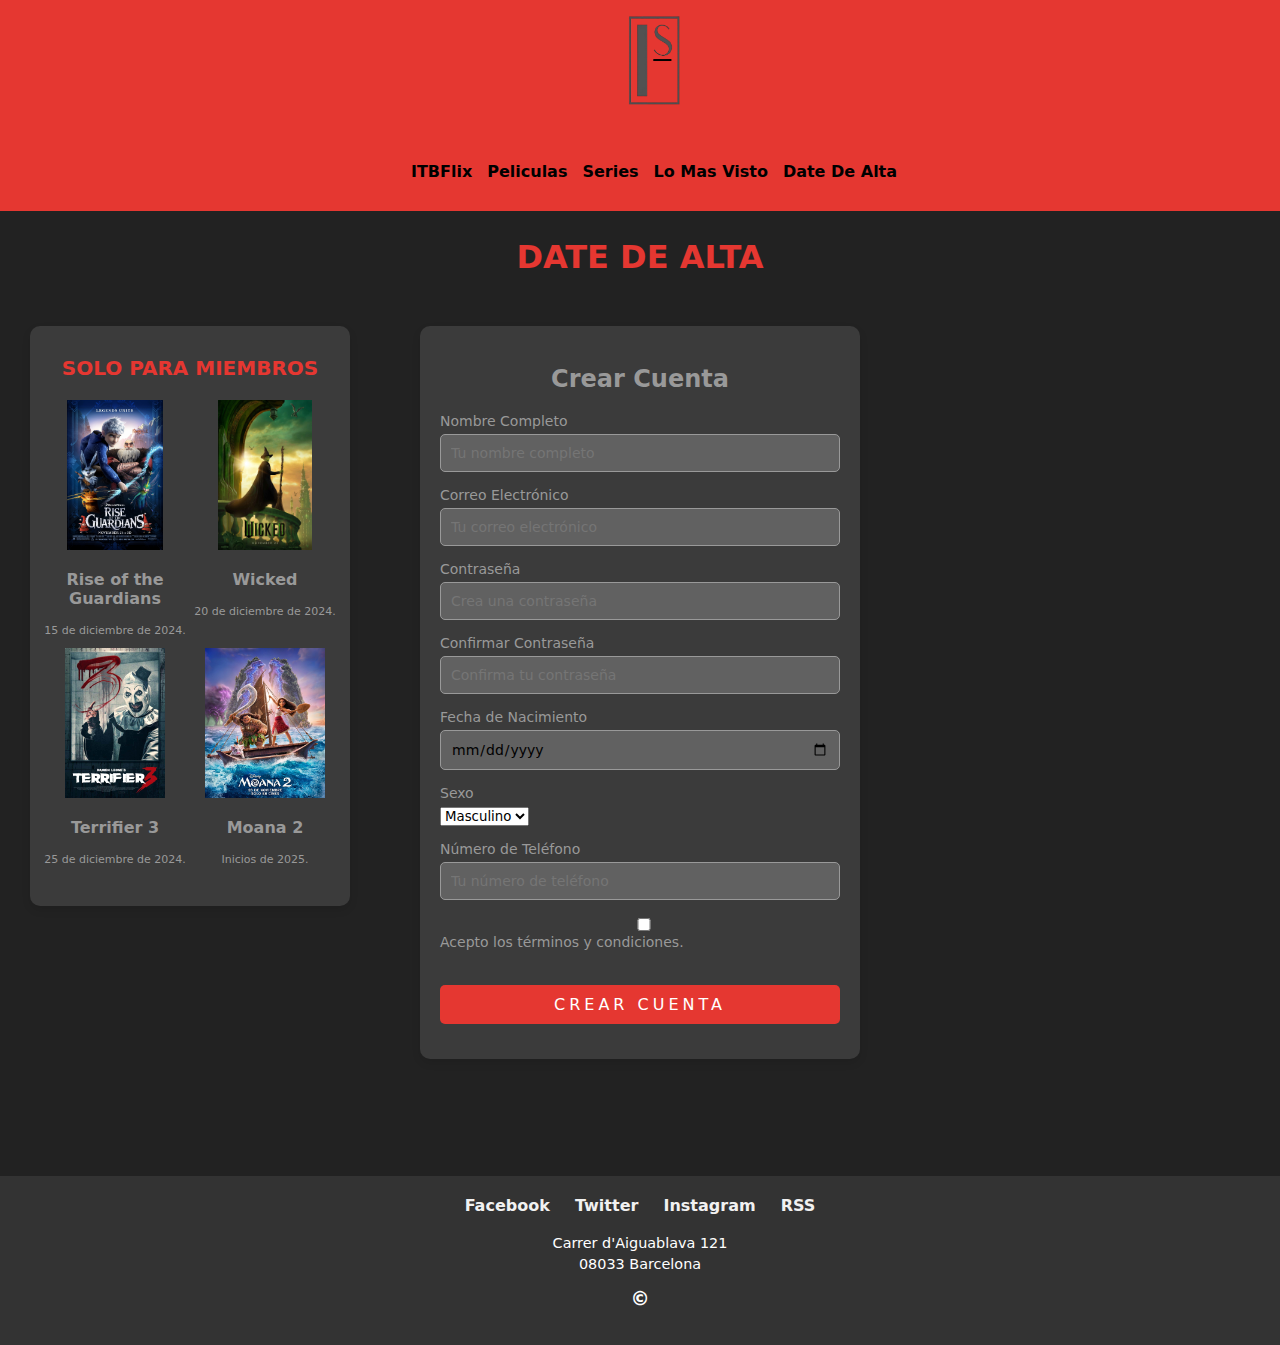
<file: src/dateAlta.html>
<!DOCTYPE html>
<html lang="en">
<head>
    <meta charset="UTF-8">
    <meta name="viewport" content="width=device-width, initial-scale=1.0">
    <title>Date de alta</title>
    <link rel="shortcut icon" href="../Media/Logo_Rediseñado_Final_BG.png">
    <link rel="stylesheet" href="../CSS/index.css">
    <link rel="stylesheet" href="../CSS/dateAlta.css">
</head>
<body>
    <header>
        <div>
            <a href="../index.html"><img src="../Media/LogoPersonal-removebg.png" alt="Logo" class="logoWEB"></a>
        </div>
        <nav class="menuNav">
            <p><a href="../index.html">ITBFlix</a></p>
            <p><a href="./peliculas.html">Peliculas</a></p>
            <p><a href="./series.html">Series</a></p>
            <p><a href="./loMasVisto.html">Lo Mas Visto</a></p>
            <p><a href="#">Date De Alta</a></p>
        </nav>
    </header>
    <h2 class="tituloRed">Date de alta</h2>
    <aside class="upcoming-content">
        <h3 class="tituloRed">Solo para Miembros</h3>
        <div class="grid-upcoming">
            <div class="item">
                <img src="../Media/ProximosEstrenos/Rise of the Guardians.jpg" alt="Rise of the Guardians">
                <p><strong>Rise of the Guardians</strong></p>
                <p class="date">15 de diciembre de 2024.</p>
            </div>
            <div class="item">
                <img src="../Media/ProximosEstrenos/Wicked.jpg" alt="Wicked">
                <p><strong>Wicked</strong></p>
                <p class="date">20 de diciembre de 2024.</p>
            </div>
            <div class="item">
                <img src="../Media/ProximosEstrenos/Terrifier 3.jpg" alt="Terrifier 3">
                <p><strong>Terrifier 3</strong></p>
                <p class="date"> 25 de diciembre de 2024.</p>
            </div>
            <div class="item">
                <img src="../Media/ProximosEstrenos/Moana 2.jpeg" alt="Moana 2">
                <p><strong>Moana 2</strong></p>
                <p class="date">Inicios de 2025.</p>
            </div>
        </div>
    </aside>
    <main>
        <section class="form-container">
            <h2>Crear Cuenta</h2>
            <form action="#" method="get">
                <div class="form-group">
                    <label for="nombre">Nombre Completo</label>
                    <input type="text" id="nombre" name="nombre" placeholder="Tu nombre completo" required>
                </div>
                <div class="form-group">
                    <label for="correo">Correo Electrónico</label>
                    <input type="email" id="correo" name="correo" placeholder="Tu correo electrónico" required>
                </div>
                <div class="form-group">
                    <label for="password">Contraseña</label>
                    <input type="password" id="password" name="password" placeholder="Crea una contraseña" required>
                </div>
                <div class="form-group">
                    <label for="confirm-password">Confirmar Contraseña</label>
                    <input type="password" id="confirm-password" name="confirm-password" placeholder="Confirma tu contraseña" required>
                </div>
                <div class="form-group">
                    <label for="fecha-nacimiento">Fecha de Nacimiento</label>
                    <input type="date" id="fecha-nacimiento" name="fecha-nacimiento" required>
                </div>
                <div class="form-group">
                    <label for="sexo">Sexo</label>
                    <select id="sexo" name="sexo" required>
                        <option value="masculino">Masculino</option>
                        <option value="femenino">Femenino</option>
                        <option value="otro">Otro</option>
                    </select>
                </div>
                <div class="form-group">
                    <label for="telefono">Número de Teléfono</label>
                    <input type="tel" id="telefono" name="telefono" placeholder="Tu número de teléfono" required>
                </div>
                <div class="form-group">
                    <label>
                        <input type="checkbox" id="terminos" name="terminos" required> Acepto los términos y condiciones.
                    </label>
                </div>
                <div class="form-group">
                    <button type="submit" class="btn-submit">Crear Cuenta</button>
                </div>
            </form>
        </section>
    </main>
    <footer>
        <section>
            <a href="https://es-es.facebook.com/login/?next=https%3A%2F%2Fes-es.facebook.com%2F"><b>Facebook</b></a>
            <a href="https://x.com/?lang=ca&mx=2"><b>Twitter</b></a>
            <a href="https://www.instagram.com/"><b>Instagram</b></a>
            <a href="https://www.netflix.com/es/"><b>RSS</b></a>
        </section>
        <section>
            <p>Carrer d'Aiguablava 121</p>
            <p>08033 Barcelona</p>
        </section>
        <section>
            <p>©</p>
        </section>
    </footer>
</body>
</html>
</file>
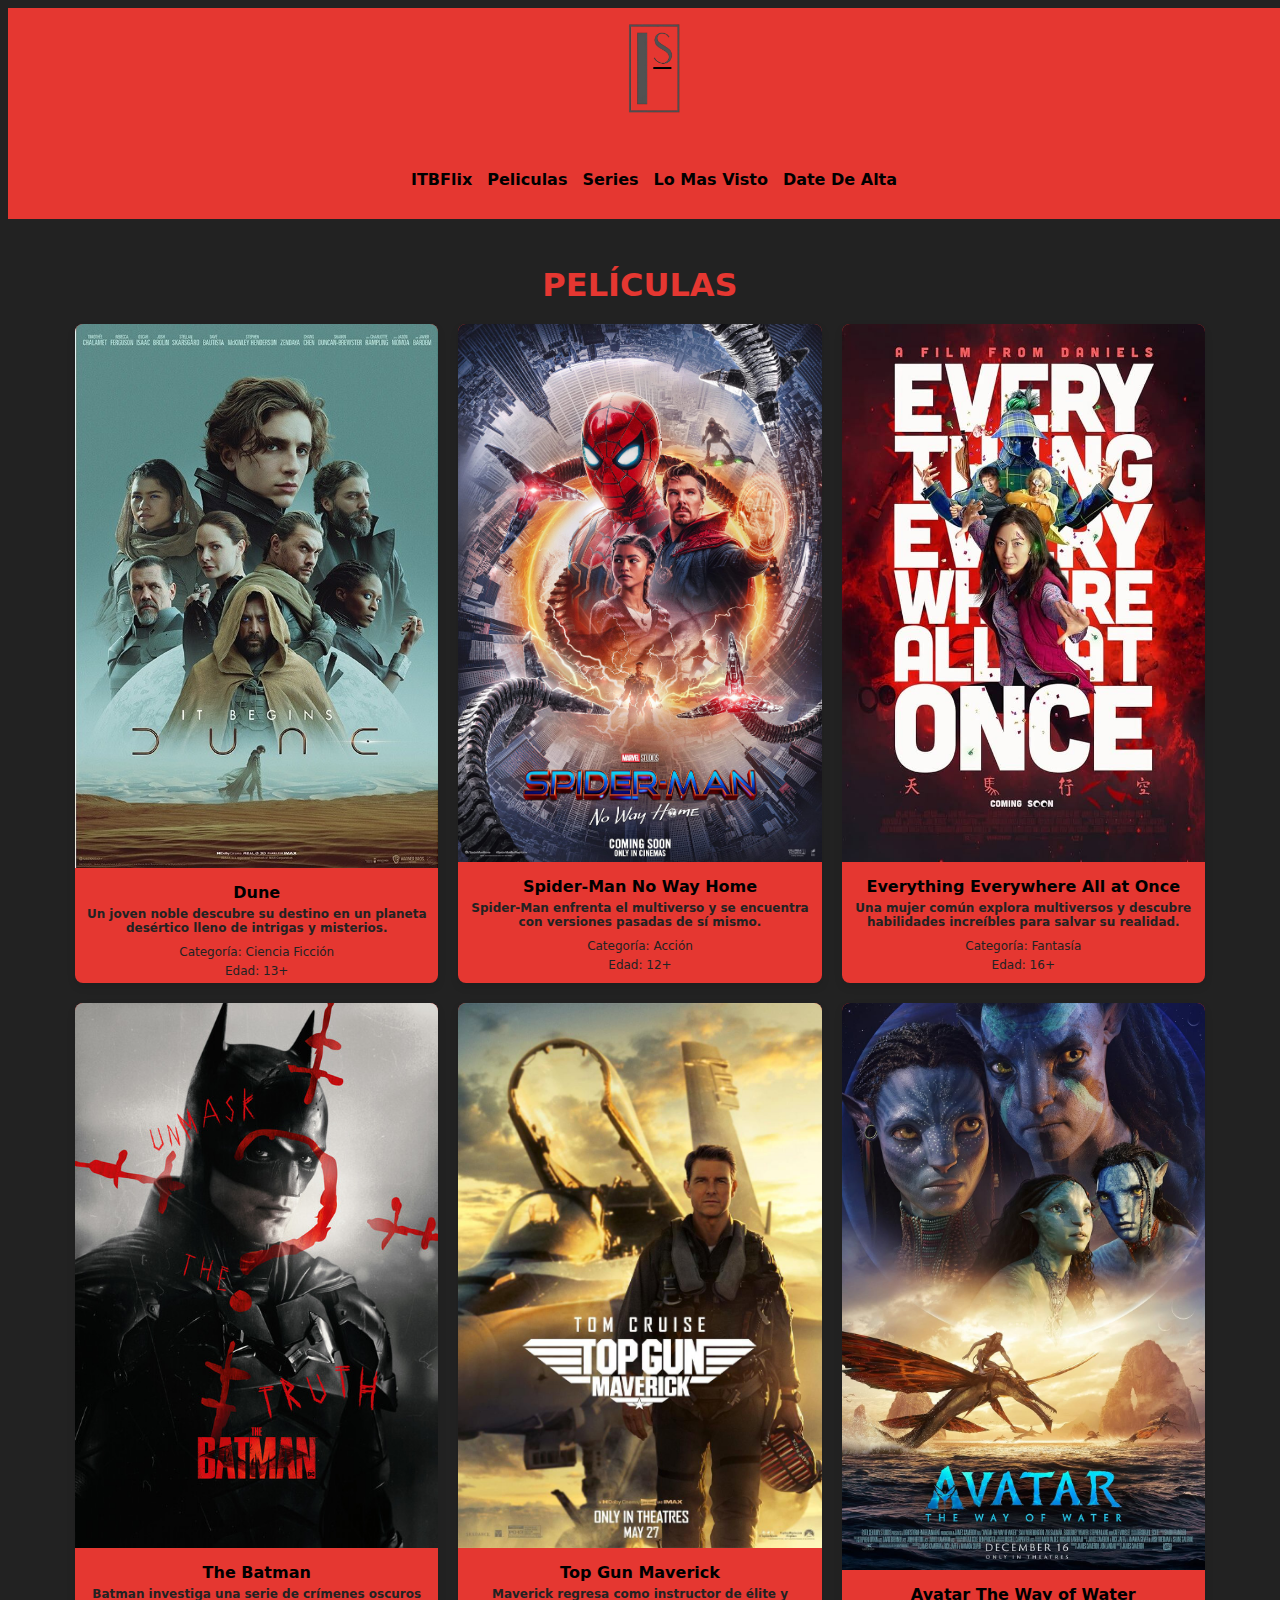
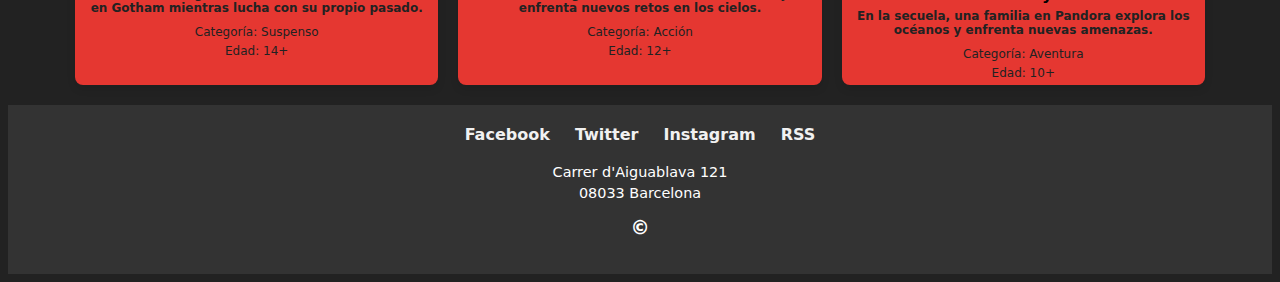
<file: src/peliculas.html>
<!DOCTYPE html>
<html lang="en">
<head>
    <meta charset="UTF-8">
    <meta name="viewport" content="width=device-width, initial-scale=1.0">
    <title>Peliculas Web ITBFlix</title>
    <link rel="shortcut icon" href="../Media/Logo_Rediseñado_Final_BG.png">
    <link rel="stylesheet" href="../CSS/index.css">
    <link rel="stylesheet" href="../CSS/peliculas.css">
</head>
    <body>
        <header>
            <div>
                <a href="../index.html"><img src="../Media/LogoPersonal-removebg.png" alt="Logo" class="logoWEB"></a>
            </div>
            <nav class="menuNav">
                <p><a href="../index.html">ITBFlix</a></p>
                <p><a href="#">Peliculas</a></p>
                <p><a href="./series.html">Series</a></p>
                <p><a href="./loMasVisto.html">Lo Mas Visto</a></p>
                <p><a href="./dateAlta.html">Date De Alta</a></p>
            </nav>
        </header>
        <main>
            <section id="Peliculas">
                <h2 class="tituloRed">Películas</h2>
                <div class="contenedor-peliculas">
                    <article class="pelicula">
                        <a href="./notFound.html"><img src="../Media/Pelis/dune.jpg" alt="fotoPeli1"></a>
                        <h5>Dune</h5>
                        <h6>Un joven noble descubre su destino en un planeta desértico lleno de intrigas y misterios.
                        </h6>
                        <p class="categoria">Categoría: Ciencia Ficción</p>
                        <p class="edad">Edad: 13+</p>
                    </article>
                    <article class="pelicula">
                        <a href="./Especifis/Spider-Man.html"><img src="../Media/Pelis/Spider-Man No Way Home.jpg" alt="fotoPeli2"></a>
                        <h5>Spider-Man No Way Home</h5>
                        <h6>Spider-Man enfrenta el multiverso y se encuentra con versiones pasadas de sí mismo.</h6>
                        <p class="categoria">Categoría: Acción</p>
                        <p class="edad">Edad: 12+</p>
                    </article>
                    <article class="pelicula">
                        <a href="./notFound.html"><img src="../Media/Pelis/Everything Everywhere All at Once.jpg" alt="fotoPeli3"></a>
                        <h5>Everything Everywhere All at Once</h5>
                        <h6>Una mujer común explora multiversos y descubre habilidades increíbles para salvar su
                            realidad.</h6>
                        <p class="categoria">Categoría: Fantasía</p>
                        <p class="edad">Edad: 16+</p>
                    </article>
                    <article class="pelicula">
                        <a href="./notFound.html"><img src="../Media/Pelis/The Batman.jpg" alt="fotoPeli4"></a>
                        <h5>The Batman</h5>
                        <h6>Batman investiga una serie de crímenes oscuros en Gotham mientras lucha con su propio
                            pasado.</h6>
                        <p class="categoria">Categoría: Suspenso</p>
                        <p class="edad">Edad: 14+</p>
                    </article>
                    <article class="pelicula">
                        <a href="./notFound.html"><img src="../Media/Pelis/Top Gun Maverick.jpg" alt="fotoPeli5"></a>
                        <h5>Top Gun Maverick</h5>
                        <h6>Maverick regresa como instructor de élite y enfrenta nuevos retos en los cielos.</h6>
                        <p class="categoria">Categoría: Acción</p>
                        <p class="edad">Edad: 12+</p>
                    </article>
                    <article class="pelicula">
                        <a href="./notFound.html"><img src="../Media/Pelis/Avatar The Way of Water.jpg" alt="fotoPeli6"></a>
                        <h5>Avatar The Way of Water</h5>
                        <h6>En la secuela, una familia en Pandora explora los océanos y enfrenta nuevas amenazas.</h6>
                        <p class="categoria">Categoría: Aventura</p>
                        <p class="edad">Edad: 10+</p>
                    </article>
                </div>
            </section>
        </main>
        <footer>
            <section>
                <a href="https://es-es.facebook.com/login/?next=https%3A%2F%2Fes-es.facebook.com%2F"><b>Facebook</b></a>
                <a href="https://x.com/?lang=ca&mx=2"><b>Twitter</b></a>
                <a href="https://www.instagram.com/"><b>Instagram</b></a>
                <a href="https://www.netflix.com/es/"><b>RSS</b></a>
            </section>
            <section>
                <p>Carrer d'Aiguablava 121</p>
                <p>08033 Barcelona</p>
            </section>
            <section>
                <p>©</p>
            </section>
        </footer>
    </body>
</html>
</file>
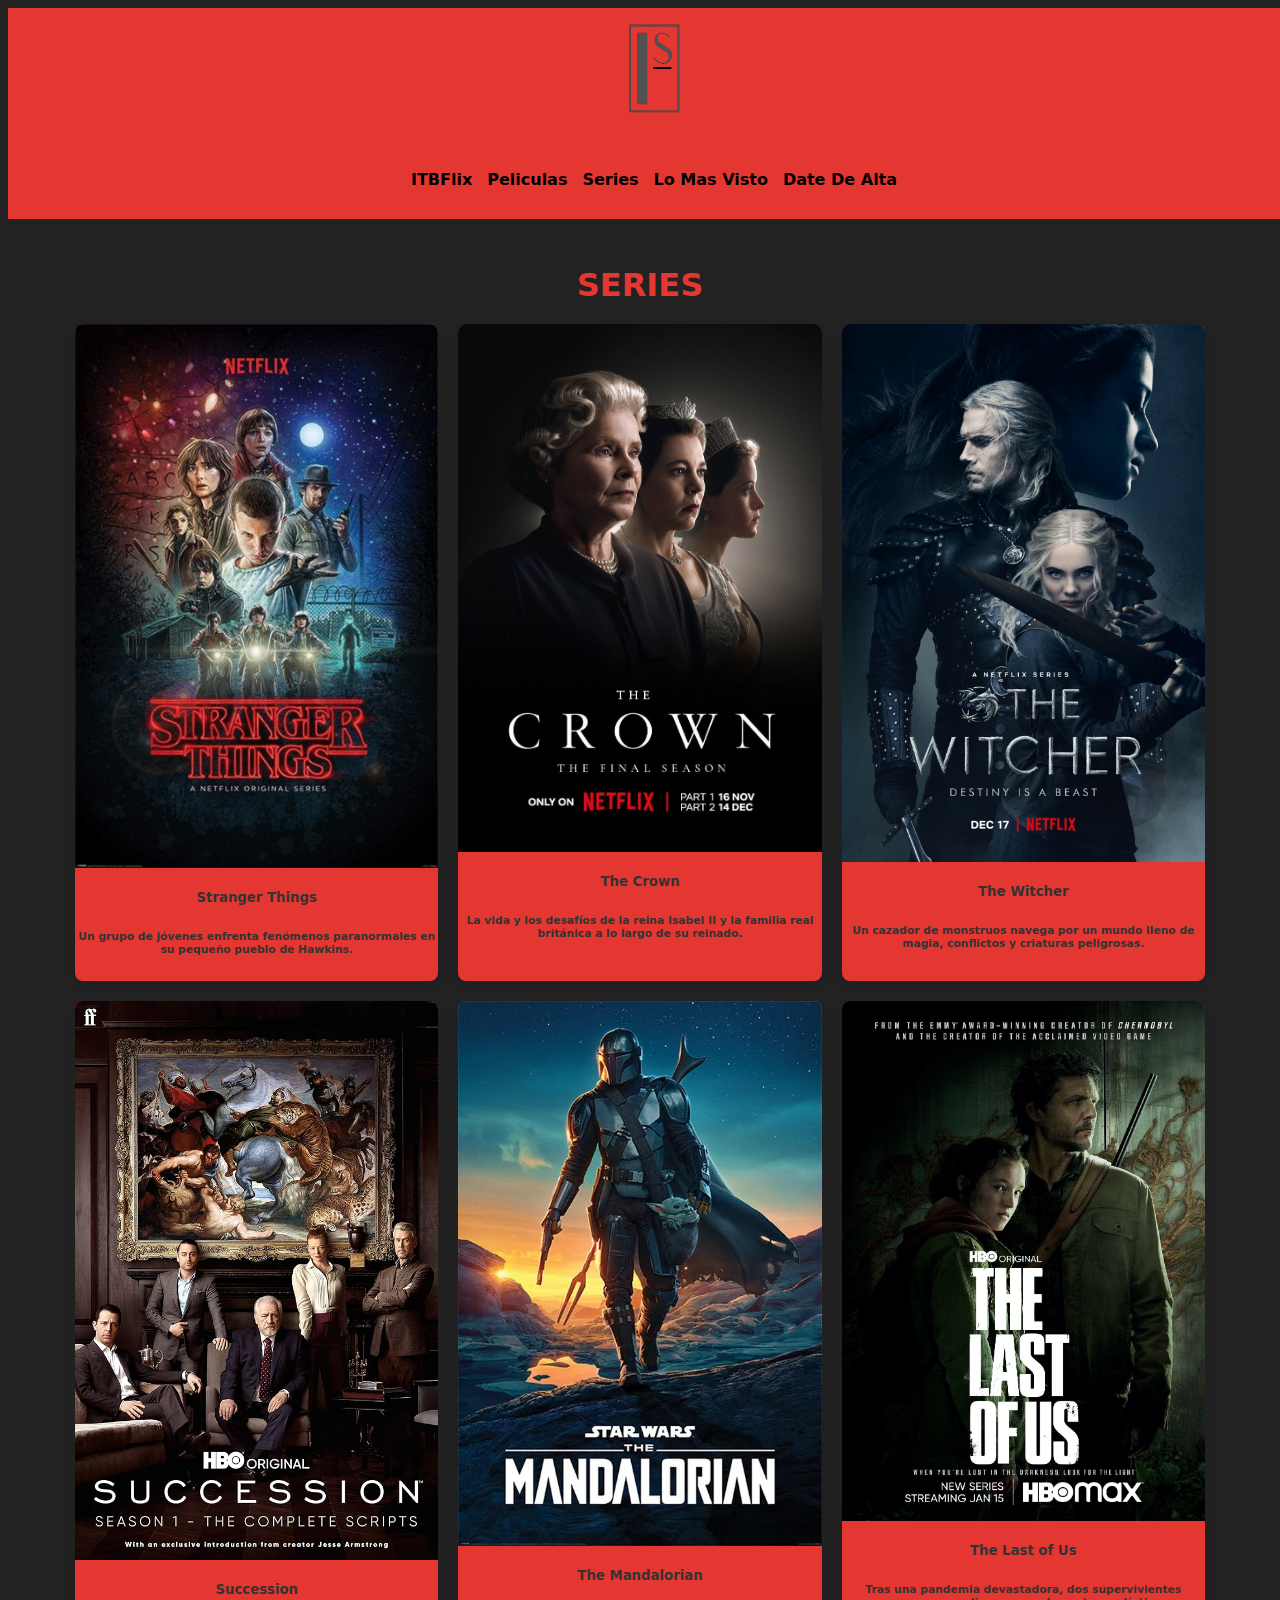
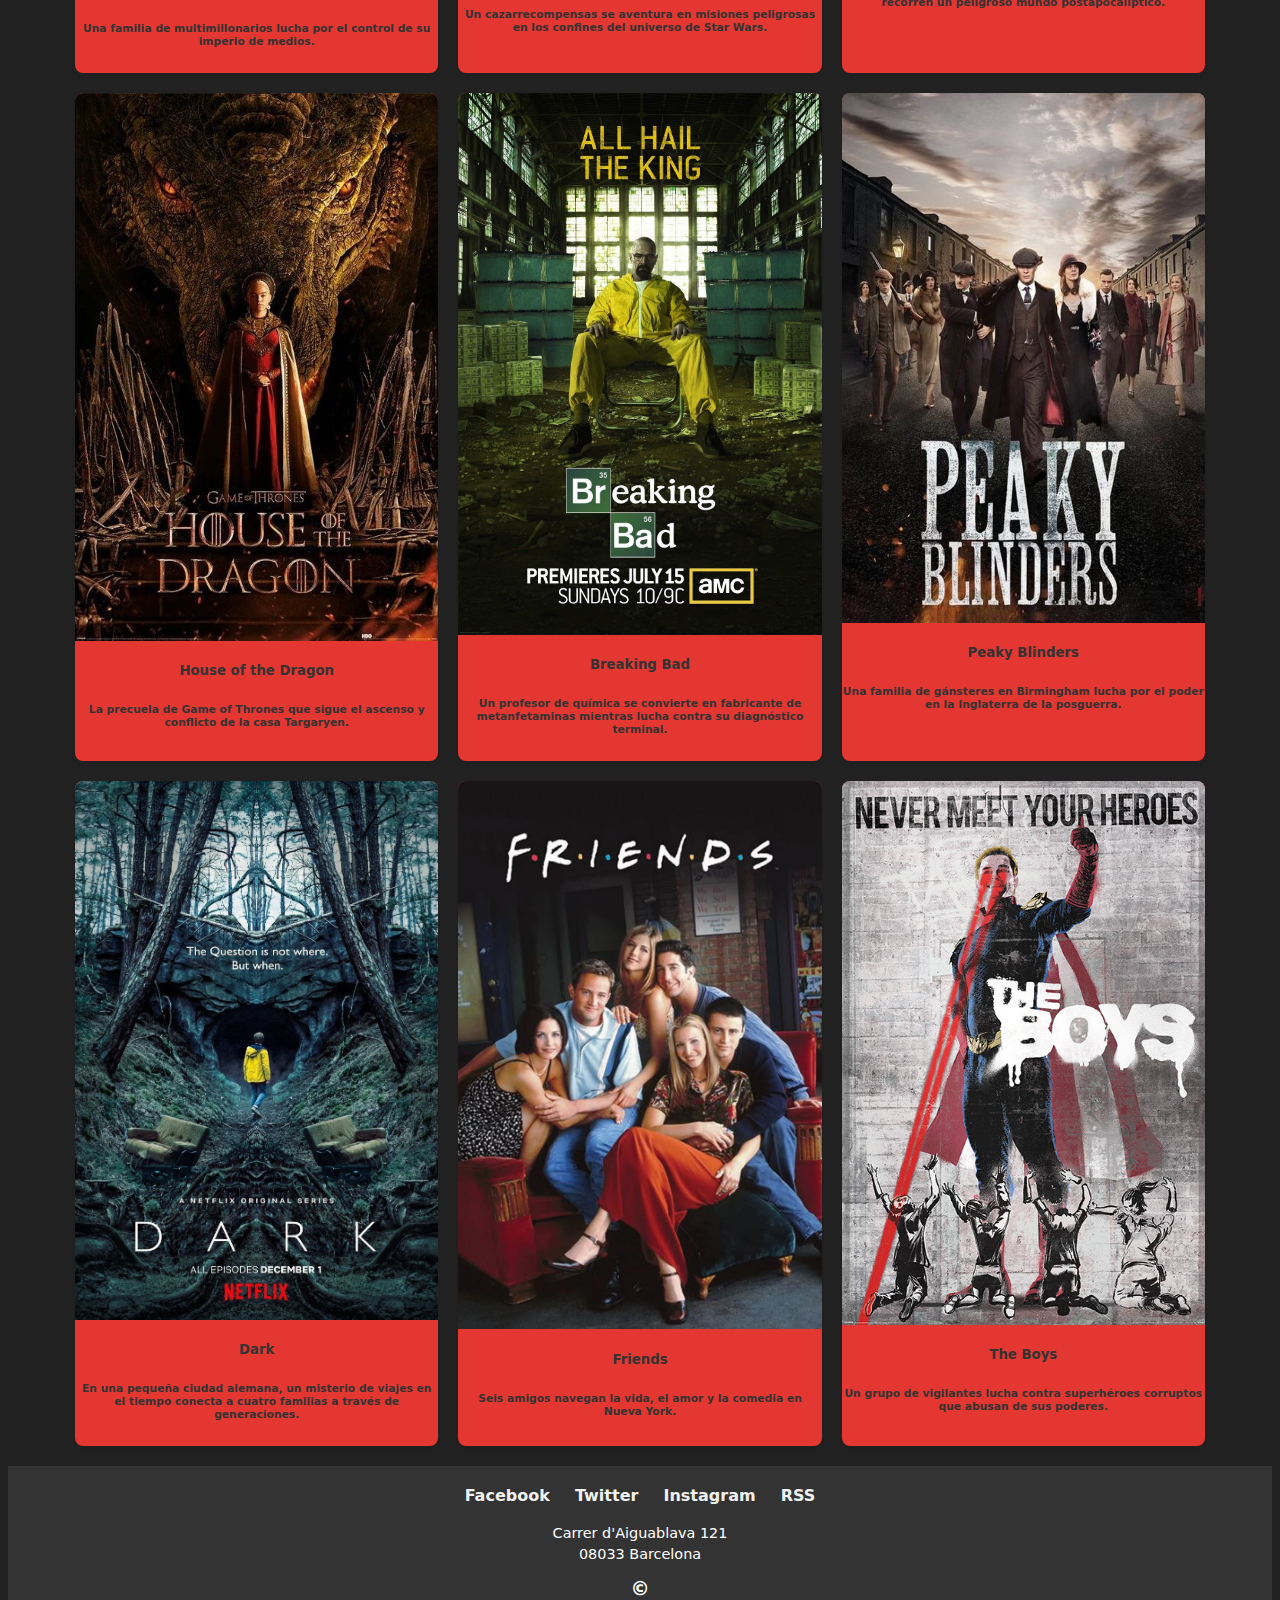
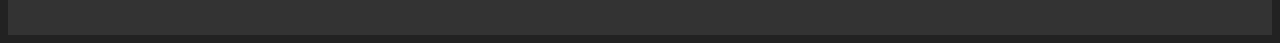
<file: src/series.html>
<!DOCTYPE html>
<html lang="en">
<head>
    <meta charset="UTF-8">
    <meta name="viewport" content="width=device-width, initial-scale=1.0">
    <title>Series Web ITBFlix</title>
    <link rel="shortcut icon" href="../Media/Logo_Rediseñado_Final_BG.png">
    <link rel="stylesheet" href="../CSS/index.css">
    <link rel="stylesheet" href="../CSS/series.css">
</head>
<body>
    <body>
        <header>
            <div>
                <a href="../index.html"><img src="../Media/LogoPersonal-removebg.png" alt="Logo" class="logoWEB"></a>
            </div>
            <nav class="menuNav">
                <p><a href="../index.html">ITBFlix</a></p>
                <p><a href="./peliculas.html">Peliculas</a></p>
                <p><a href="#">Series</a></p>
                <p><a href="./loMasVisto.html">Lo Mas Visto</a></p>
                <p><a href="./dateAlta.html">Date De Alta</a></p>
            </nav>
        </header>
        <div>
            <section id="Series">
                <h2 class="tituloRed">Series</h2>
                <div class="series-contenido">
                    <article>
                        <a href="./notFound.html"><img src="../Media/Series/Stranger Things.jpg" alt="Foto Serie"></a>
                        <h5>Stranger Things</h5>
                        <h6>Un grupo de jóvenes enfrenta fenómenos paranormales en su pequeño pueblo de Hawkins.</h6>
                    </article>
                    <article>
                        <a href="./Especifis/TheCrown.html"><img src="../Media/Series/The Crown.jpg" alt="Foto Serie"></a>
                        <h5>The Crown</h5>
                        <h6>La vida y los desafíos de la reina Isabel II y la familia real británica a lo largo de su
                            reinado.</h6>
                    </article>
                    <article>
                        <a href="./notFound.html"><img src="../Media/Series/The Witcher.jpeg" alt="Foto Serie"></a>
                        <h5>The Witcher</h5>
                        <h6>Un cazador de monstruos navega por un mundo lleno de magia, conflictos y criaturas
                            peligrosas.</h6>
                    </article>
                    <article>
                        <a href="./notFound.html"><img src="../Media/Series/Succession.jpg" alt="Foto Serie"></a>
                        <h5>Succession</h5>
                        <h6>Una familia de multimillonarios lucha por el control de su imperio de medios.</h6>
                    </article>
                    <article>
                        <a href="./notFound.html"><img src="../Media/Series/The Mandalorian.webp" alt="Foto Serie"></a>
                        <h5>The Mandalorian</h5>
                        <h6>Un cazarrecompensas se aventura en misiones peligrosas en los confines del universo de Star
                            Wars.</h6>
                    </article>
                    <article>
                        <a href="./notFound.html"><img src="../Media/Series/The Last of Us.jpeg" alt="Foto Serie"></a>
                        <h5>The Last of Us</h5>
                        <h6>Tras una pandemia devastadora, dos supervivientes recorren un peligroso mundo
                            postapocalíptico.</h6>
                    </article>
                    <article>
                        <a href="./notFound.html"><img src="../Media/Series/House of the Dragon.jpg" alt="Foto Serie"></a>
                        <h5>House of the Dragon</h5>
                        <h6>La precuela de Game of Thrones que sigue el ascenso y conflicto de la casa Targaryen.</h6>
                    </article>
                    <article>
                        <a href="./notFound.html"><img src="../Media/Series/Breaking Bad.jpeg" alt="Foto Serie"></a>
                        <h5>Breaking Bad</h5>
                        <h6>Un profesor de química se convierte en fabricante de metanfetaminas mientras lucha contra su
                            diagnóstico terminal.</h6>
                    </article>
                    <article>
                        <a href="./notFound.html"><img src="../Media/Series/Peaky Blinders.jpg" alt="Foto Serie"></a>
                        <h5>Peaky Blinders</h5>
                        <h6>Una familia de gánsteres en Birmingham lucha por el poder en la Inglaterra de la posguerra.</h6>
                    </article>
                    <article>
                        <a href="./notFound.html"><img src="../Media/Series/Dark.jpg" alt="Foto Serie"></a>
                        <h5>Dark</h5>
                        <h6>En una pequeña ciudad alemana, un misterio de viajes en el tiempo conecta a cuatro familias a través
                            de generaciones.</h6>
                    </article>
                    <article>
                        <a href="./notFound.html"><img src="../Media/Series/Friends.webp" alt="Foto Serie"></a>
                        <h5>Friends</h5>
                        <h6>Seis amigos navegan la vida, el amor y la comedia en Nueva York.</h6>
                    </article>
                    <article>
                        <a href="./notFound.html"><img src="../Media/Series/The Boys.jpg" alt="Foto Serie"></a>
                        <h5>The Boys</h5>
                        <h6>Un grupo de vigilantes lucha contra superhéroes corruptos que abusan de sus poderes.</h6>
                    </article>
                </div>
            </section>
        </div>
        <footer>
            <section>
                <a href="https://es-es.facebook.com/login/?next=https%3A%2F%2Fes-es.facebook.com%2F"><b>Facebook</b></a>
                <a href="https://x.com/?lang=ca&mx=2"><b>Twitter</b></a>
                <a href="https://www.instagram.com/"><b>Instagram</b></a>
                <a href="https://www.netflix.com/es/"><b>RSS</b></a>
            </section>
            <section>
                <p>Carrer d'Aiguablava 121</p>
                <p>08033 Barcelona</p>
            </section>
            <section>
                <p>©</p>
            </section>
        </footer>
    </body>
</html>
</file>
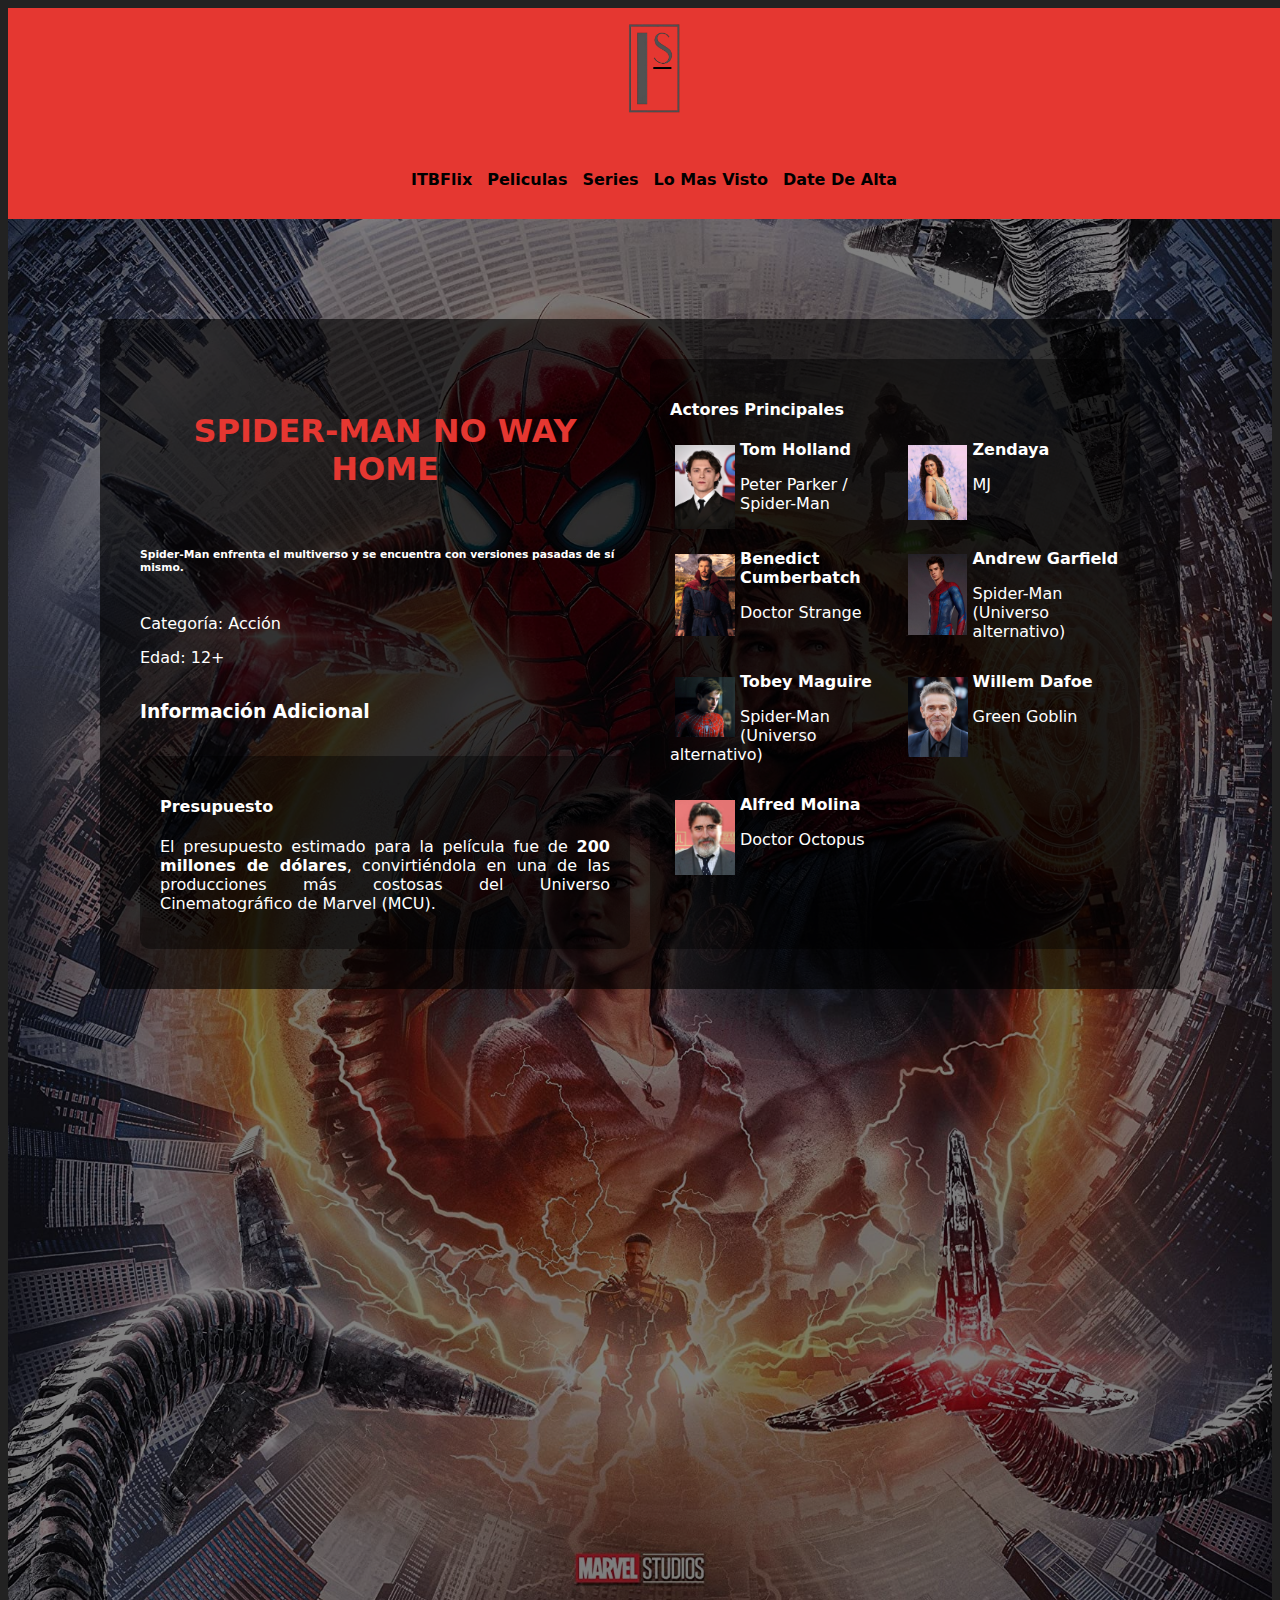
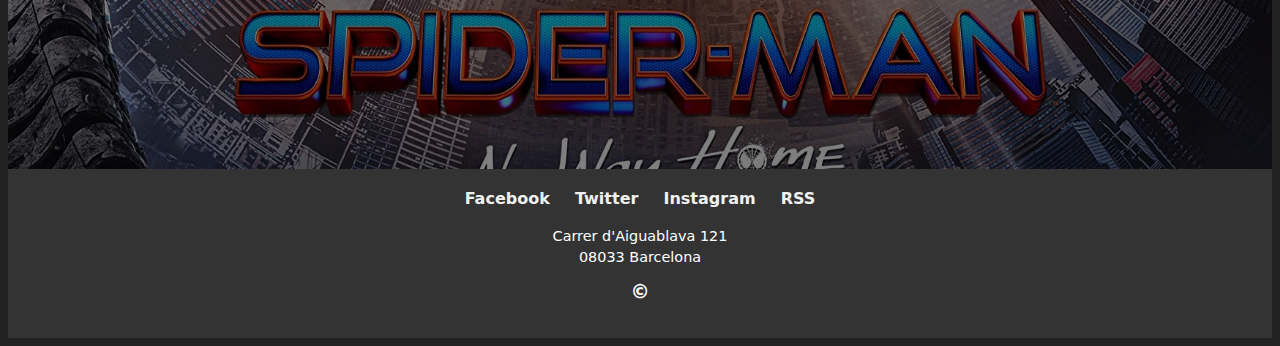
<file: src/Especifis/Spider-Man.html>
<!DOCTYPE html>
<html lang="en">
<head>
    <meta charset="UTF-8">
    <meta name="viewport" content="width=device-width, initial-scale=1.0">
    <title>Spiderman ITBFlix</title>
    <link rel="shortcut icon" href="../../Media/Logo_Rediseñado_Final_BG.png">
    <link rel="stylesheet" href="../../CSS/index.css">
    <link rel="stylesheet" href="../../CSS/Especificas/Spider-Man.css">

</head>
<body>
    <body>
        <header>
            <div>
                <a href="../../index.html"><img src="../../Media/LogoPersonal-removebg.png" alt="Logo" class="logoWEB"></a>
            </div>
            <nav class="menuNav">
                <p><a href="../../index.html">ITBFlix</a></p>
                <p><a href="../peliculas.html">Peliculas</a></p>
                <p><a href="../series.html">Series</a></p>
                <p><a href="../loMasVisto.html">Lo Mas Visto</a></p>
                <p><a href="../dateAlta.html">Date De Alta</a></p>
            </nav>
        </header>
        <main>
            <section class="infoDetallada">
                <article class="Elemento">
                    <div class="informacionGeneral">
                        <h5 class="tituloRed">Spider-Man No Way Home</h5>
                        <h6>Spider-Man enfrenta el multiverso y se encuentra con versiones pasadas de sí mismo.</h6>
                        <p class="categoria">Categoría: Acción</p>
                        <p class="edad">Edad: 12+</p>
                        <h3>Información Adicional</h3>
                        <div class="detalle">
                            <h4>Presupuesto</h4>
                            <p>El presupuesto estimado para la película fue de <strong>200 millones de dólares</strong>, convirtiéndola en una de las producciones más costosas del Universo Cinematográfico de Marvel (MCU).</p>
                        </div>
                    </div>
                    <div class="actoresPrincipales">
                        <h4 class="tituloInferior">Actores Principales</h4>
                        <div class="gridActores">
                            <div class="actor">
                                <img class="imgDestacada" src="../../Media/Especificos/Spider-Man/Tom Holland.webp" alt="">
                                <strong>Tom Holland</strong>
                                <p>Peter Parker / Spider-Man</p>
                            </div>
                            <div class="actor">
                                <img class="imgDestacada" src="../../Media/Especificos/Spider-Man/Zendaya.png" alt="">
                                <strong>Zendaya</strong>
                                <p>MJ</p>
                            </div>
                            <div class="actor">
                                <img class="imgDestacada" src="../../Media/Especificos/Spider-Man/Benedict Cumberbatch.webp" alt="">
                                <strong>Benedict Cumberbatch</strong>
                                <p>Doctor Strange</p>
                            </div>
                            <div class="actor">
                                <img class="imgDestacada" src="../../Media/Especificos/Spider-Man/Andrew Garfield.jpg" alt="">
                                <strong>Andrew Garfield</strong>
                                <p>Spider-Man (Universo alternativo)</p>
                            </div>
                            <div class="actor">
                                <img class="imgDestacada" src="../../Media/Especificos/Spider-Man/Tobey Maguire.jpg" alt="">
                                <strong>Tobey Maguire</strong>
                                <p>Spider-Man (Universo alternativo)</p>
                            </div>
                            <div class="actor">
                                <img class="imgDestacada" src="../../Media/Especificos/Spider-Man/Willem Dafoe.jpg" alt="">
                                <strong>Willem Dafoe</strong>
                                <p>Green Goblin</p>
                            </div>
                            <div class="actor">
                                <img class="imgDestacada" src="../../Media/Especificos/Spider-Man/Alfred Molina.webp" alt="">
                                <strong>Alfred Molina</strong>
                                <p>Doctor Octopus</p>
                            </div>
                        </div>
                    </div>
                </article>
            </section>
        </main>
        <footer>
            <section>
                <a href="https://es-es.facebook.com/login/?next=https%3A%2F%2Fes-es.facebook.com%2F"><b>Facebook</b></a>
                <a href="https://x.com/?lang=ca&mx=2"><b>Twitter</b></a>
                <a href="https://www.instagram.com/"><b>Instagram</b></a>
                <a href="https://www.netflix.com/es/"><b>RSS</b></a>
            </section>
            <section>
                <p>Carrer d'Aiguablava 121</p>
                <p>08033 Barcelona</p>
            </section>
            <section>
                <p>©</p>
            </section>
        </footer>
</body>
</html>
</file>
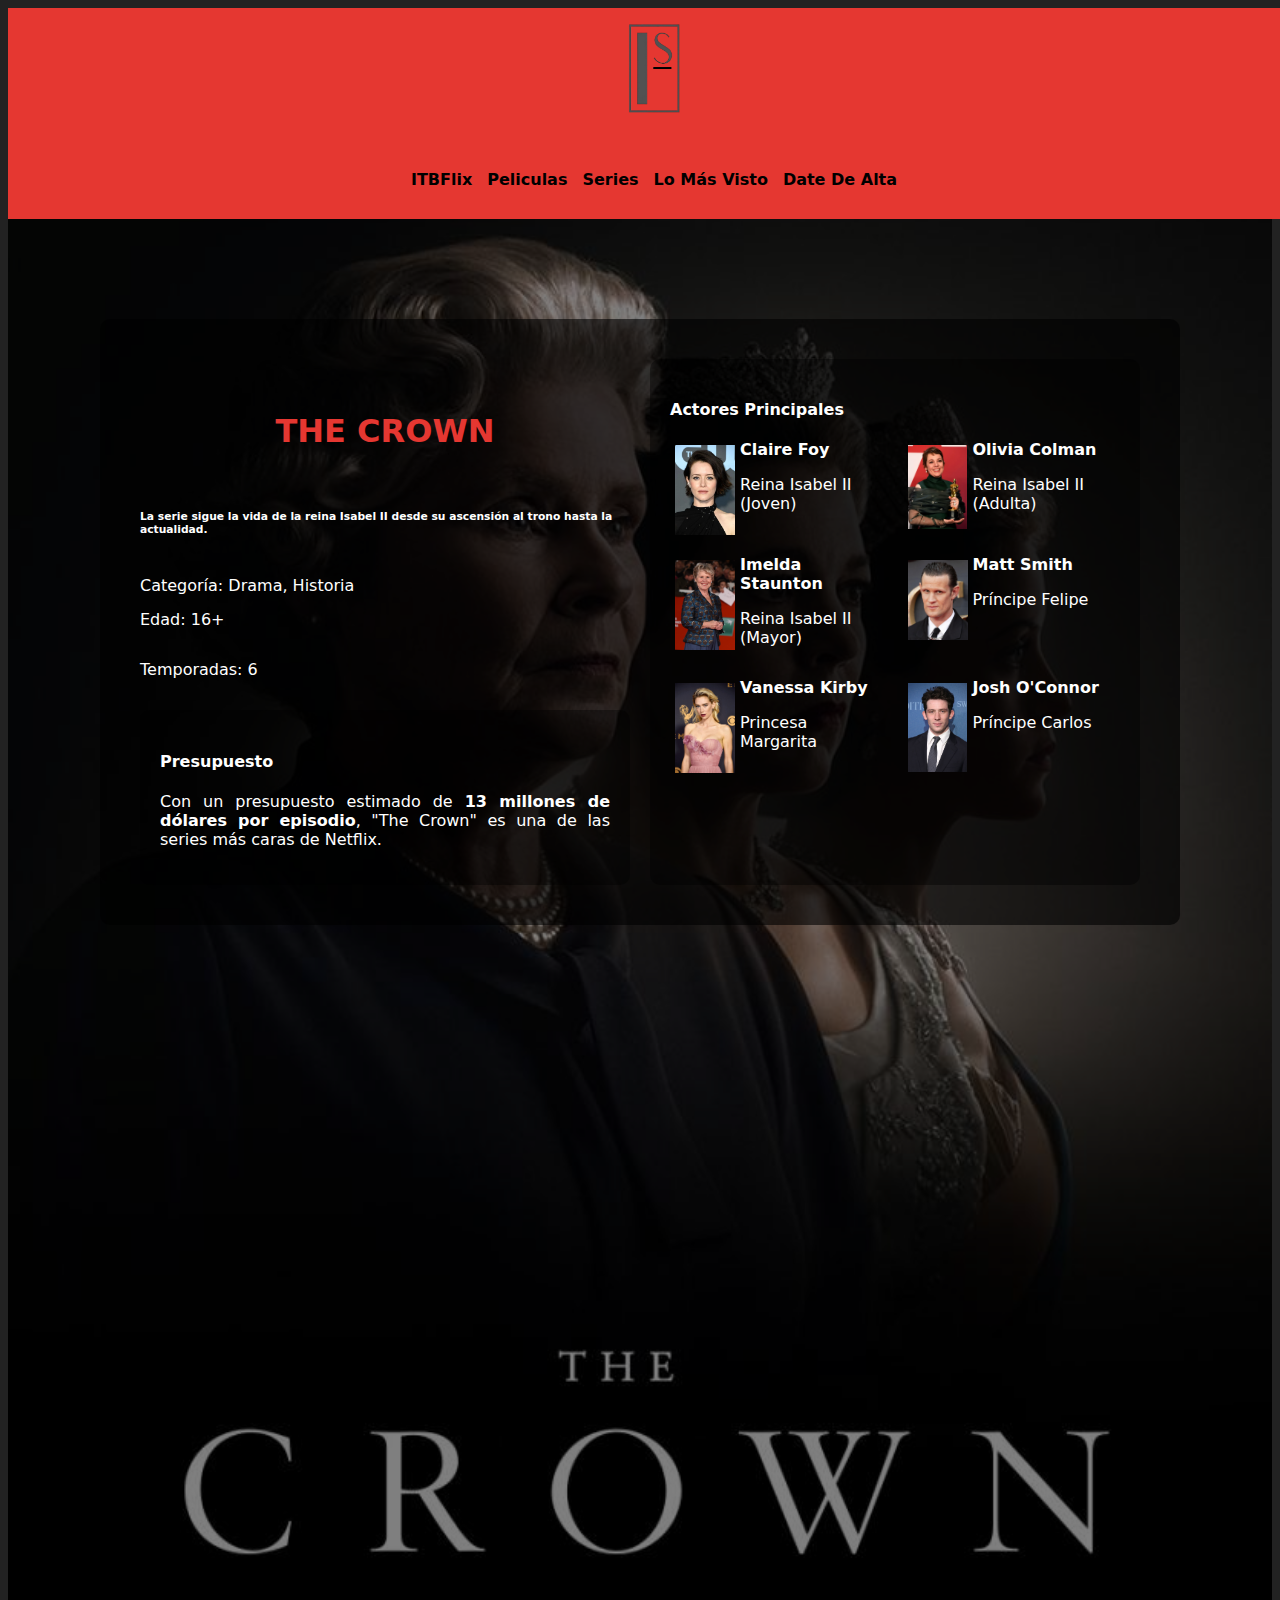
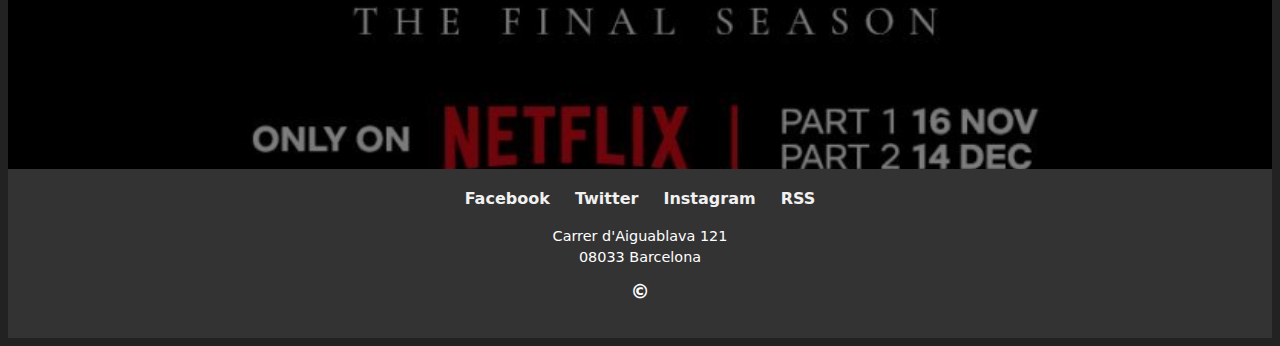
<file: src/Especifis/TheCrown.html>
<!DOCTYPE html>
<html lang="en">
<head>
    <meta charset="UTF-8">
    <meta name="viewport" content="width=device-width, initial-scale=1.0">
    <title>The Crown - ITBFlix</title>
    <link rel="shortcut icon" href="../../Media/Logo_Rediseñado_Final_BG.png">
    <link rel="stylesheet" href="../../CSS/index.css">
    <link rel="stylesheet" href="../../CSS/Especificas/TheCrown.css">
</head>
<body>
    <header>
        <div>
            <a href="../../index.html"><img src="../../Media/LogoPersonal-removebg.png" alt="Logo" class="logoWEB"></a>
        </div>
        <nav class="menuNav">
            <p><a href="../../index.html">ITBFlix</a></p>
            <p><a href="../peliculas.html">Peliculas</a></p>
            <p><a href="../series.html">Series</a></p>
            <p><a href="../loMasVisto.html">Lo Más Visto</a></p>
            <p><a href="../dateAlta.html">Date De Alta</a></p>
        </nav>
    </header>
    <main>
        <section class="infoDetallada">
            <article class="Elemento">
                <div class="informacionGeneral">
                    <h5 class="tituloRed">The Crown</h5>
                    <h6>La serie sigue la vida de la reina Isabel II desde su ascensión al trono hasta la actualidad.</h6>
                    <p class="categoria">Categoría: Drama, Historia</p>
                    <p class="edad">Edad: 16+</p>
                    <p class="temporadas">Temporadas: 6</p>
                    <div class="detalle">
                        <h4>Presupuesto</h4>
                        <p>Con un presupuesto estimado de <strong>13 millones de dólares por episodio</strong>, "The Crown" es una de las series más caras de Netflix.</p>
                    </div>
                </div>
                <div class="actoresPrincipales">
                    <h4 class="tituloInferior">Actores Principales</h4>
                    <div class="gridActores">
                        <div class="actor">
                            <img class="imgDestacada" src="../../Media/Especificos/The Crown/Claire Foy.webp" alt="">
                            <strong>Claire Foy</strong>
                            <p>Reina Isabel II (Joven)</p>
                        </div>
                        <div class="actor">
                            <img class="imgDestacada" src="../../Media/Especificos/The Crown/Olivia Colman.webp" alt="">
                            <strong>Olivia Colman</strong>
                            <p>Reina Isabel II (Adulta)</p>
                        </div>
                        <div class="actor">
                            <img class="imgDestacada" src="../../Media/Especificos/The Crown/Imelda Staunton.webp" alt="">
                            <strong>Imelda Staunton</strong>
                            <p>Reina Isabel II (Mayor)</p>
                        </div>
                        <div class="actor">
                            <img class="imgDestacada" src="../../Media/Especificos/The Crown/Matt Smith.jpg" alt="">
                            <strong>Matt Smith</strong>
                            <p>Príncipe Felipe</p>
                        </div>
                        <div class="actor">
                            <img class="imgDestacada" src="../../Media/Especificos/The Crown/Vanessa Kirby.webp" alt="">
                            <strong>Vanessa Kirby</strong>
                            <p>Princesa Margarita</p>
                        </div>
                        <div class="actor">
                            <img class="imgDestacada" src="../../Media/Especificos/The Crown/Josh O'Connor.jpg" alt="">
                            <strong>Josh O'Connor</strong>
                            <p>Príncipe Carlos</p>
                        </div>
                    </div>
                </div>
            </article>
        </section>
    </main>
    <footer>
        <section>
            <a href="https://es-es.facebook.com/login/?next=https%3A%2F%2Fes-es.facebook.com%2F"><b>Facebook</b></a>
            <a href="https://x.com/?lang=ca&mx=2"><b>Twitter</b></a>
            <a href="https://www.instagram.com/"><b>Instagram</b></a>
            <a href="https://www.netflix.com/es/"><b>RSS</b></a>
        </section>
        <section>
            <p>Carrer d'Aiguablava 121</p>
            <p>08033 Barcelona</p>
        </section>
        <section>
            <p>©</p>
        </section>
    </footer>
</body>
</html>
</file>
<file: CSS/index.css>
/* General layout */
* {
    font-family: system-ui, -apple-system, BlinkMacSystemFont, 'Segoe UI', Roboto, Oxygen, Ubuntu, Cantarell, 'Open Sans', 'Helvetica Neue', sans-serif;
}

body {
    background-color: #222222;
}


/* ----------Titulos secciones---------- */

.tituloRed {
    color: rgb(229, 55, 49);
    font-size: 2em;
    text-align: center;
    margin-bottom: 20px;
    text-transform: uppercase;
}

.tituoInferior {
    color: rgb(229, 55, 49);
    font-size: 1em;
    text-align: center;
    margin-bottom: 20px;
}

/* ----------Header---------- */
header {
    display: flex; 
    flex-direction: column;
    align-items: center; 
    background-color: rgb(229, 55, 49); 
    padding: 14px;
    position: sticky;
    top: 0; 
    z-index: 1000;
    width: 100%;
}


.logoWEB {
    max-width: 55px; 
    display: block;
    margin-bottom: 40px; 
}

header nav {
    display: flex;
    gap: 15px;
    flex-wrap: wrap;
    justify-content: center;
    
}

header nav a {
    text-decoration: none;
    color: rgb(0, 0, 0);
    font-weight: bold;
}

/* ---------- Footer ---------- */
footer {
    background-color: #333; 
    color: #fff; 
    padding: 20px 0;
    text-align: center;
}

footer section {
    margin-bottom: 15px;
}

footer a {
    color: #f1f1f1;
    text-decoration: none;
    font-weight: bold;
    margin: 0 10px;
    transition: color 0.3s;
}

footer a:hover {
    color: #e53731;
}

footer p {
    margin: 5px 0;
    font-size: 0.9rem;
}

footer section:nth-child(1) {
    margin-bottom: 20px;
}

footer section:nth-child(3) p {
    font-size: 1.2rem;
    font-weight: bold;
}
</file>
<file: CSS/peliculas.css>
/* ---------- Sección de Películas ---------- */
#Peliculas {
    padding: 20px;
    color: #333;
    text-align: center;
}

.contenedor-peliculas {
    display: flex;
    flex-wrap: wrap; 
    gap: 20px;
    justify-content: center;
    max-width: 1150px;
    margin: 0 auto;
}

.pelicula {
    background-color: rgb(229, 55, 49);
    border-radius: 8px;
    overflow: hidden;
    width: calc(33.33% - 20px);
    box-shadow: 0 4px 8px rgba(0, 0, 0, 0.1);
    transition: transform 0.3s, box-shadow 0.3s;
}

.pelicula:hover {
    transform: scale(1.05); 
    box-shadow: 0 6px 12px rgba(0, 0, 0, 0.2);
}

.pelicula img {
    width: 100%;
    height: auto;
    display: block;
}

.pelicula h5 {
    font-size: 1rem;
    margin: 15px 10px 5px;
    color: #000000;
    
}

.pelicula h6 {
    font-size: 0.75rem;
    margin: 5px 10px 10px;
    color: #222222;
}

.pelicula .categoria,
.pelicula .edad {
    font-size: 0.75rem;
    margin: 5px 10px;
    color: #222222;
}
</file>
<file: CSS/series.css>
/* ----------Series---------- */

#Series {
    padding: 20px;
    color: #333;
    text-align: center;
    
}

#Series .series-contenido {
    display: flex;
    flex-wrap: wrap;
    gap: 20px;
    justify-content: center;
    max-width: 1150px;
    margin: 0 auto;
}

#Series article {
    background-color: rgb(229, 55, 49);
    border-radius: 8px;
    overflow: hidden;
    width: calc(33.33% - 20px); 
    box-shadow: 0 4px 8px rgba(0, 0, 0, 0.1);
    transition: transform 0.3s, box-shadow 0.3s;
    text-decoration: none;
}

.series-contenido img {
    width: 100%;
    height: auto;
    display: block;
}
#Series article:hover {
    transform: scale(1.05); 
    box-shadow: 0 6px 12px rgba(0, 0, 0, 0.2);
}
</file>
<file: CSS/Especificas/Spider-Man.css>
.infoDetallada {
    position: relative;
    background-image: url("../../Media/Pelis/Spider-Man No Way Home.jpg");
    background-size: cover;
    background-position: center;
    height: 1500px;
    color: white;
    display: flex;
    justify-content: center;
    align-items: flex-start;
    padding-top: 50px;
}

.infoDetallada::before {
    content: '';
    position: absolute;
    top: 0;
    left: 0;
    right: 0;
    bottom: 0;
    background-color: rgba(0, 0, 0, 0.5);
    z-index: 1;
}

.infoDetallada .Elemento {
    position: relative;
    z-index: 2;
    padding: 40px;
    max-width: 1000px;
    background-color: rgba(0, 0, 0, 0.6);
    border-radius: 10px;
    display: grid;
    grid-template-columns: 1fr 1fr; 
    gap: 20px;
    margin-top: 50px;
}
.infoDetallada .Elemento p {
    padding: 0px;
}

.informacionGeneral {
    display: flex;
    flex-direction: column;
    gap: 15px;
}

.detalle {
    background-color: rgba(0, 0, 0, 0.4);
    padding: 20px;
    border-radius: 10px;
    text-align: justify;
}

.actoresPrincipales {
    background-color: rgba(0, 0, 0, 0.4);
    padding: 20px;
    border-radius: 10px;
}

.gridActores {
    display: grid;
    grid-template-columns: repeat(auto-fit, minmax(150px, 1fr));
    gap: 15px;
}

.infoDetallada .infoBasica {
    display: flex; 
    gap: 10px;
    align-items: center;
    margin: 10px 0; 
}

.infoDetallada .categoria,
.infoDetallada .edad {
    margin: 0; 
}

.imgDestacada {
    max-width: 60px;
    position: relative;
    float: left;
    margin : 5px;
}
</file>
<file: CSS/Especificas/TheCrown.css>
.infoDetallada {
    position: relative;
    background-image: url("../../Media/Series/The\ Crown.jpg");
    background-size: cover;
    background-position: center;
    height: 1500px;
    color: white;
    display: flex;
    justify-content: center;
    align-items: flex-start;
    padding-top: 50px;
}

.infoDetallada::before {
    content: '';
    position: absolute;
    top: 0;
    left: 0;
    right: 0;
    bottom: 0;
    background-color: rgba(0, 0, 0, 0.5);
    z-index: 1;
}

.infoDetallada .Elemento {
    position: relative;
    z-index: 2;
    padding: 40px;
    max-width: 1000px;
    background-color: rgba(0, 0, 0, 0.6);
    border-radius: 10px;
    display: grid;
    grid-template-columns: 1fr 1fr; 
    gap: 20px;
    margin-top: 50px;
}
.infoDetallada .Elemento p {
    
    padding: 0px;
    
}

.informacionGeneral {
    display: flex;
    flex-direction: column;
    gap: 15px;
}

.detalle {
    background-color: rgba(0, 0, 0, 0.4);
    padding: 20px;
    border-radius: 10px;
    text-align: justify;
}

.actoresPrincipales {
    background-color: rgba(0, 0, 0, 0.4);
    padding: 20px;
    border-radius: 10px;
}

.gridActores {
    display: grid;
    grid-template-columns: repeat(auto-fit, minmax(150px, 1fr));
    gap: 15px;
}

.infoDetallada .infoBasica {
    display: flex; 
    gap: 10px; 
    align-items: center; 
    margin: 10px 0; 
}

.infoDetallada .categoria,
.infoDetallada .edad {
    margin: 0;
}

.imgDestacada {
    max-width: 60px;
    position: relative;
    float: left;
    margin : 5px;
}
</file>
<file: CSS/dateAlta.css>
/* Reset */
body {
    margin: 0;
    font-family: Arial, sans-serif;
    background-color: #222222;
    color: #999999;
}

/* Contenedor principal */
.form-container {
    max-width: 400px;
    margin: 50px auto;
    padding: 20px;
    background-color: #3b3b3b;
    border-radius: 10px;
    box-shadow: 0 4px 8px rgba(0, 0, 0, 0.1);
    text-align: center;
}

/* Título */
.form-container h2 {
    margin-bottom: 20px;
    color: #999999;
}

/* Grupo de formulario */
.form-group {
    margin-bottom: 15px;
    text-align: left;
}

/* Etiqueta */
label {
    display: block;
    font-size: 14px;
    margin-bottom: 5px;
}
.date {
    font-size: 11px;
}

/* Campos de entrada */
input {
    width: 100%;
    padding: 10px;
    font-size: 14px;
    background-color: #616161;
    border: 1px solid #999999;
    border-radius: 5px;
    box-sizing: border-box;
}

/* Botón de envío */
.btn-submit {
    width: 100%;
    padding: 10px;
    background-color: rgb(229, 55, 49);
    color: white;
    font-size: 16px;
    border: none;
    border-radius: 5px;
    cursor: pointer;
    transition: background-color 0.3s;
}

.btn-submit:hover {
    background-color: #4cae4c;
}

/* Añadido para boton de sumbit sacado de https://uiverse.io/guilhermeyohan/warm-mule-6 
pagina que proporciona elementos interesantes con html y css 
*/
/* Botón de envío */
.btn-submit {
    position: relative;
    display: inline-block;
    width: 100%;
    padding: 10px 20px;
    color: #ffffff;
    font-size: 16px;
    text-decoration: none;
    text-transform: uppercase;
    overflow: hidden;
    transition: 0.5s;
    margin-top: 20px;
    letter-spacing: 4px;
    border: none;
    background: transparent;
    cursor: pointer;
    background-color: rgb(229, 55, 49);
}

.btn-submit:hover {
    background: #03f40f;
    color: #fff;
    border-radius: 5px;
    box-shadow: 0 0 5px #03f40f, 0 0 15px #03f40f, 0 0 50px #03f40f, 0 0 100px #03f40f;
}

.btn-submit span {
    position: absolute;
    display: block;
}

@keyframes btn-anim1 {
    0% {
        left: -100%;
    }

    50%, 100% {
        left: 100%;
    }
}

.btn-submit span:nth-child(1) {
    bottom: 0;
    left: -100%;
    width: 100%;
    height: 2px;
    background: linear-gradient(90deg, transparent, #03f40f);
    animation: btn-anim1 2s linear infinite;
}

/* aside */

main {
    height: 850px;
}
/* Estilo del aside */
.upcoming-content {
    
    padding: 10px;
    margin: 30px;
    background-color: #3b3b3b;
    border-radius: 10px;
    box-shadow: 0 4px 8px rgba(0, 0, 0, 0.1);
    color: #999999;
    text-align: center;
    float: left;
    position: relative;
    max-width: 300px;
    
    
}

.grid-upcoming {
    display: grid;
    grid-template-columns: 1fr 1fr;
    grid-template-rows: 1fr 1fr;
}
    
.upcoming-content h3 {
    font-size: 20px;
}

.grid-upcoming img{
    height: 150px;
}
</file>
